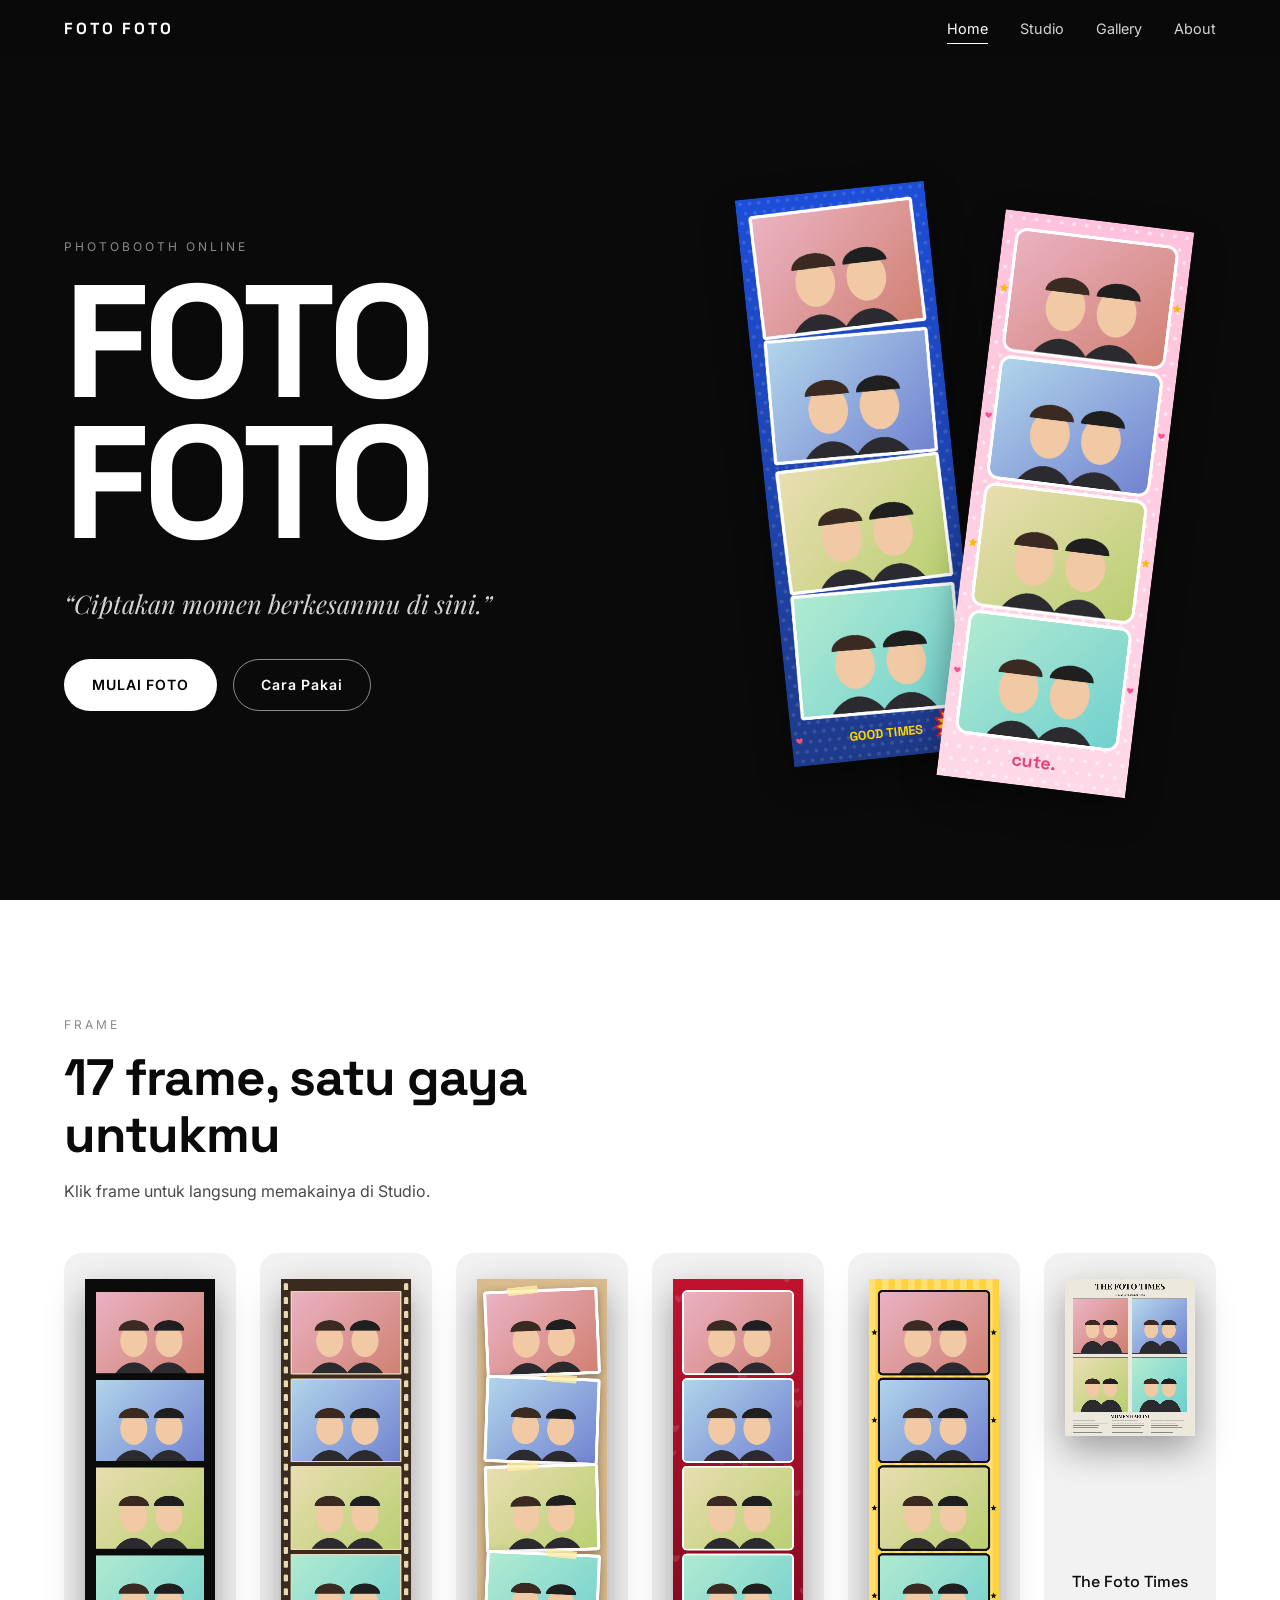
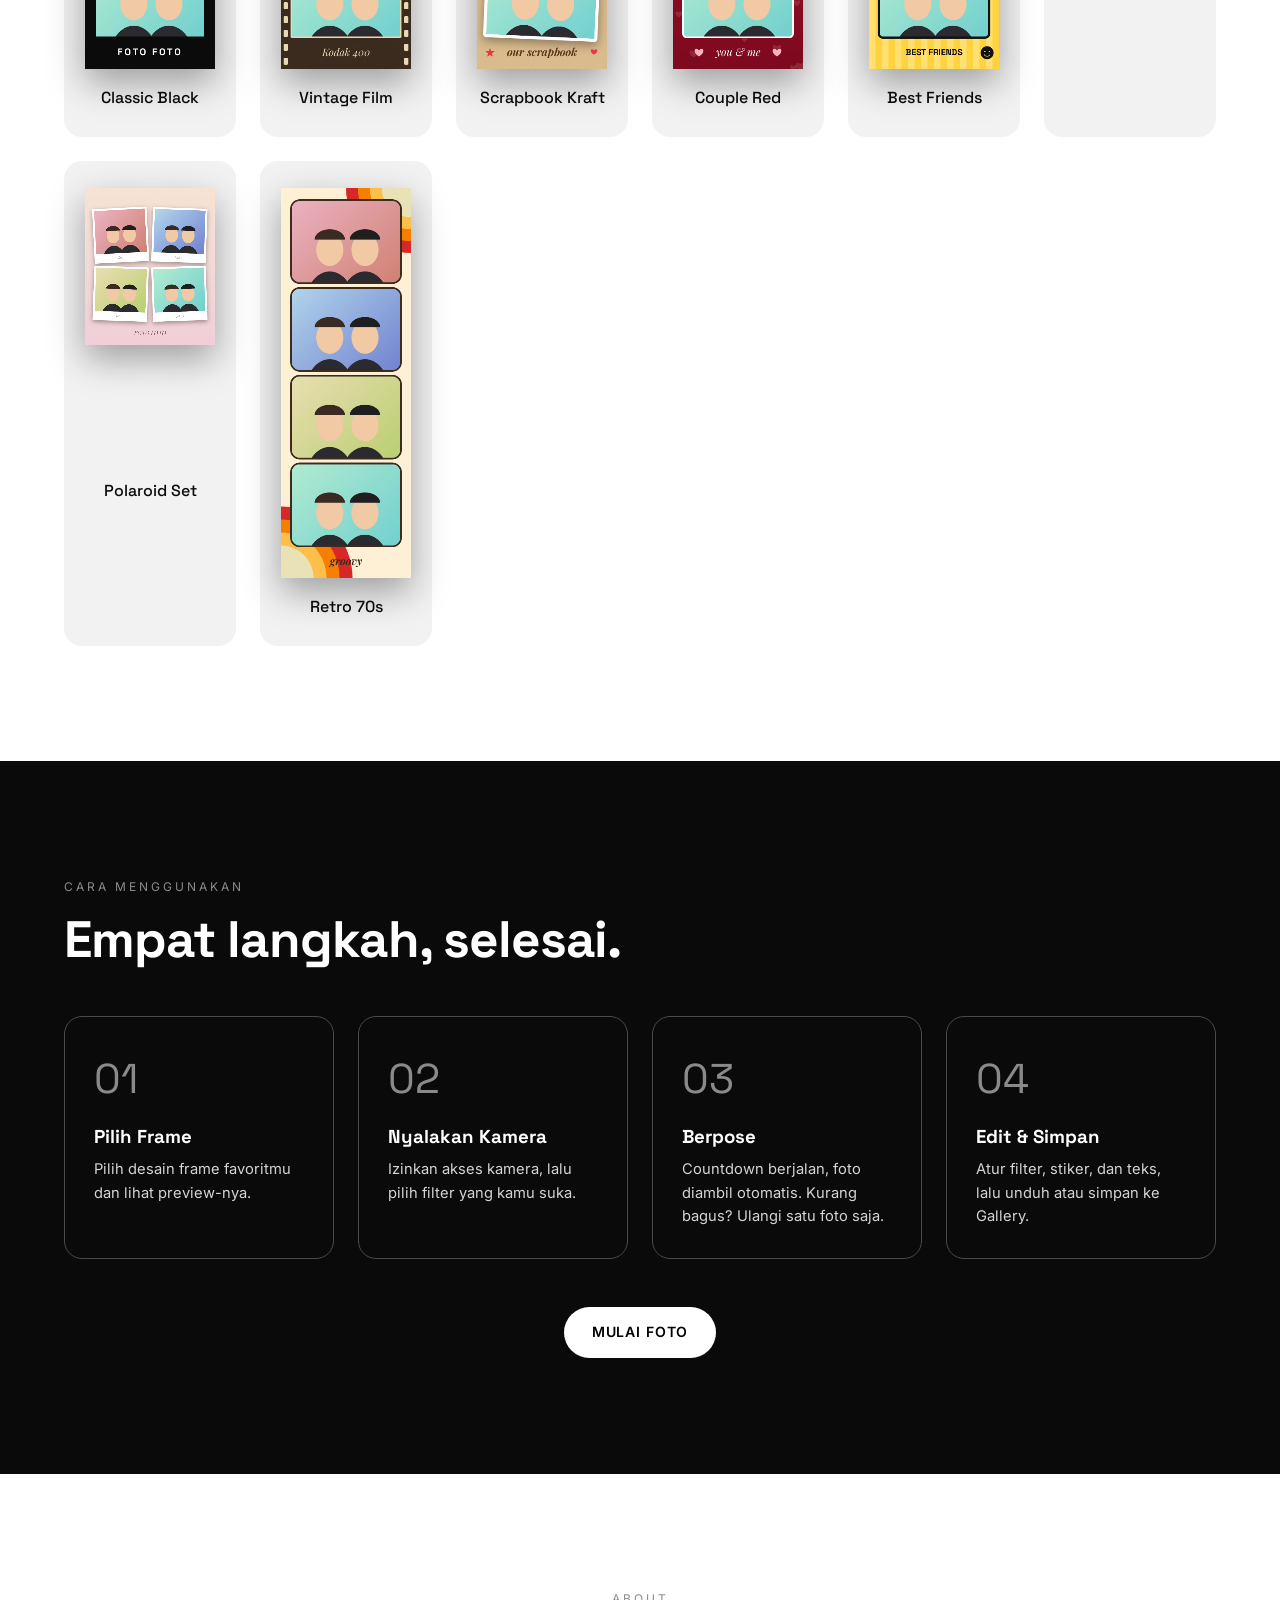
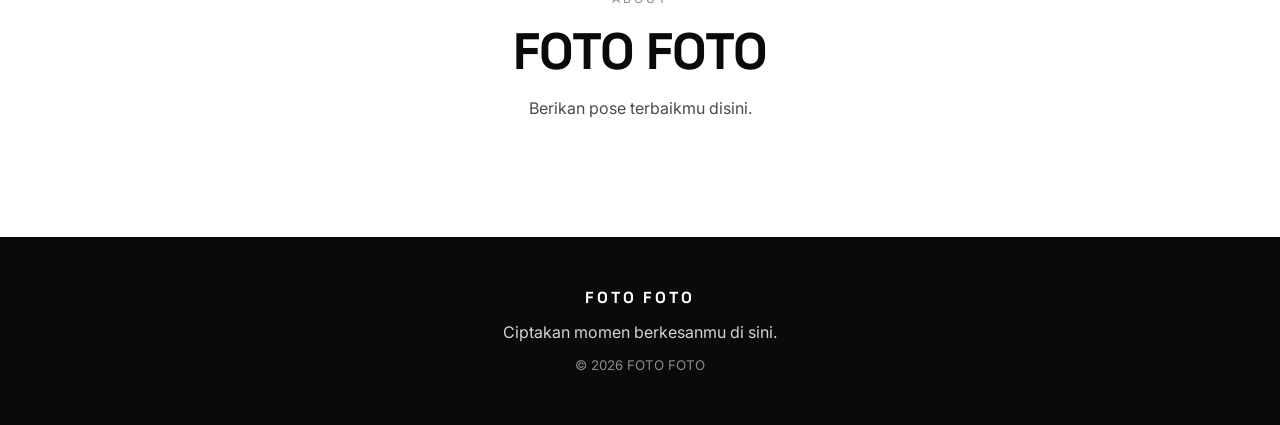
<file: photobooth/index.html>
<!DOCTYPE html>
<html lang="id">

<head>
  <meta charset="UTF-8">
  <meta name="viewport" content="width=device-width, initial-scale=1">
  <title>FOTO FOTO — Photobooth Online</title>
  <meta name="description"
    content="Ciptakan momen berkesanmu di sini. Photobooth online gratis dengan frame, filter, dan retake.">
  <link rel="preconnect" href="https://fonts.googleapis.com">
  <link rel="preconnect" href="https://fonts.gstatic.com" crossorigin>
  <link
    href="https://fonts.googleapis.com/css2?family=Inter:wght@300;400;500;600&family=Playfair+Display:ital,wght@0,700;1,400&family=Space+Grotesk:wght@500;700&display=swap"
    rel="stylesheet">
  <link rel="stylesheet" href="css/style.css">
</head>

<body>
  <header class="nav" id="nav">
    <a href="index.html" class="logo">FOTO FOTO</a>
    <button class="nav-toggle" id="navToggle" aria-label="Buka menu">☰</button>
    <nav class="nav-links" id="navLinks">
      <a href="index.html" class="active">Home</a>
      <a href="studio.html">Studio</a>
      <a href="gallery.html">Gallery</a>
      <a href="#about">About</a>
    </nav>
  </header>

  <main>
    <section class="hero" id="home">
      <div class="hero-text reveal">
        <p class="eyebrow">Photobooth Online</p>
        <h1>FOTO<br>FOTO</h1>
        <p class="tagline">“Ciptakan momen berkesanmu di sini.”</p>
        <div class="hero-cta">
          <a href="studio.html" class="btn btn-primary">MULAI FOTO</a>
          <a href="#how" class="btn btn-ghost">Cara Pakai</a>
        </div>
      </div>
      <div class="hero-visual reveal">
        <div class="fc tilt-l" data-frame="retro-pop"></div>
        <div class="fc tilt-r" data-frame="cute-pink"></div>
      </div>
    </section>

    <section class="section" id="frames">
      <div class="section-head reveal">
        <p class="eyebrow">Frame</p>
        <h2>17 frame, satu gaya untukmu</h2>
        <p class="muted">Klik frame untuk langsung memakainya di Studio.</p>
      </div>
      <div class="frame-grid">
        <a class="fcard reveal" href="studio.html?frame=classic-black">
          <div class="fc" data-frame="classic-black"></div><span>Classic Black</span>
        </a>
        <a class="fcard reveal" href="studio.html?frame=vintage-film">
          <div class="fc" data-frame="vintage-film"></div><span>Vintage Film</span>
        </a>
        <a class="fcard reveal" href="studio.html?frame=scrapbook">
          <div class="fc" data-frame="scrapbook"></div><span>Scrapbook Kraft</span>
        </a>
        <a class="fcard reveal" href="studio.html?frame=couple-red">
          <div class="fc" data-frame="couple-red"></div><span>Couple Red</span>
        </a>
        <a class="fcard reveal" href="studio.html?frame=friend-yellow">
          <div class="fc" data-frame="friend-yellow"></div><span>Best Friends</span>
        </a>
        <a class="fcard reveal" href="studio.html?frame=newspaper">
          <div class="fc" data-frame="newspaper"></div><span>The Foto Times</span>
        </a>
        <a class="fcard reveal" href="studio.html?frame=polaroid-grid">
          <div class="fc" data-frame="polaroid-grid"></div><span>Polaroid Set</span>
        </a>
        <a class="fcard reveal" href="studio.html?frame=retro-70s">
          <div class="fc" data-frame="retro-70s"></div><span>Retro 70s</span>
        </a>
      </div>
    </section>

    <section class="section dark" id="how">
      <div class="section-head reveal">
        <p class="eyebrow">Cara Menggunakan</p>
        <h2>Empat langkah, selesai.</h2>
      </div>
      <ol class="steps">
        <li class="reveal"><span>01</span>
          <h3>Pilih Frame</h3>
          <p>Pilih desain frame favoritmu dan lihat preview-nya.</p>
        </li>
        <li class="reveal"><span>02</span>
          <h3>Nyalakan Kamera</h3>
          <p>Izinkan akses kamera, lalu pilih filter yang kamu suka.</p>
        </li>
        <li class="reveal"><span>03</span>
          <h3>Berpose</h3>
          <p>Countdown berjalan, foto diambil otomatis. Kurang bagus? Ulangi satu foto saja.</p>
        </li>
        <li class="reveal"><span>04</span>
          <h3>Edit &amp; Simpan</h3>
          <p>Atur filter, stiker, dan teks, lalu unduh atau simpan ke Gallery.</p>
        </li>
      </ol>
      <div class="center reveal"><a href="studio.html" class="btn btn-primary">MULAI FOTO</a></div>
    </section>

    <section class="section" id="about">
      <div class="about reveal">
        <p class="eyebrow">About</p>
        <h2>FOTO FOTO</h2>
        <p class="muted">Berikan pose terbaikmu disini.</p>
      </div>
    </section>
  </main>

  <footer class="footer">
    <span class="logo">FOTO FOTO</span>
    <p>Ciptakan momen berkesanmu di sini.</p>
    <small>© <span id="year"></span> FOTO FOTO</small>
  </footer>

  <script src="js/frames.js"></script>
  <script src="js/main.js"></script>
</body>

</html>
</file>
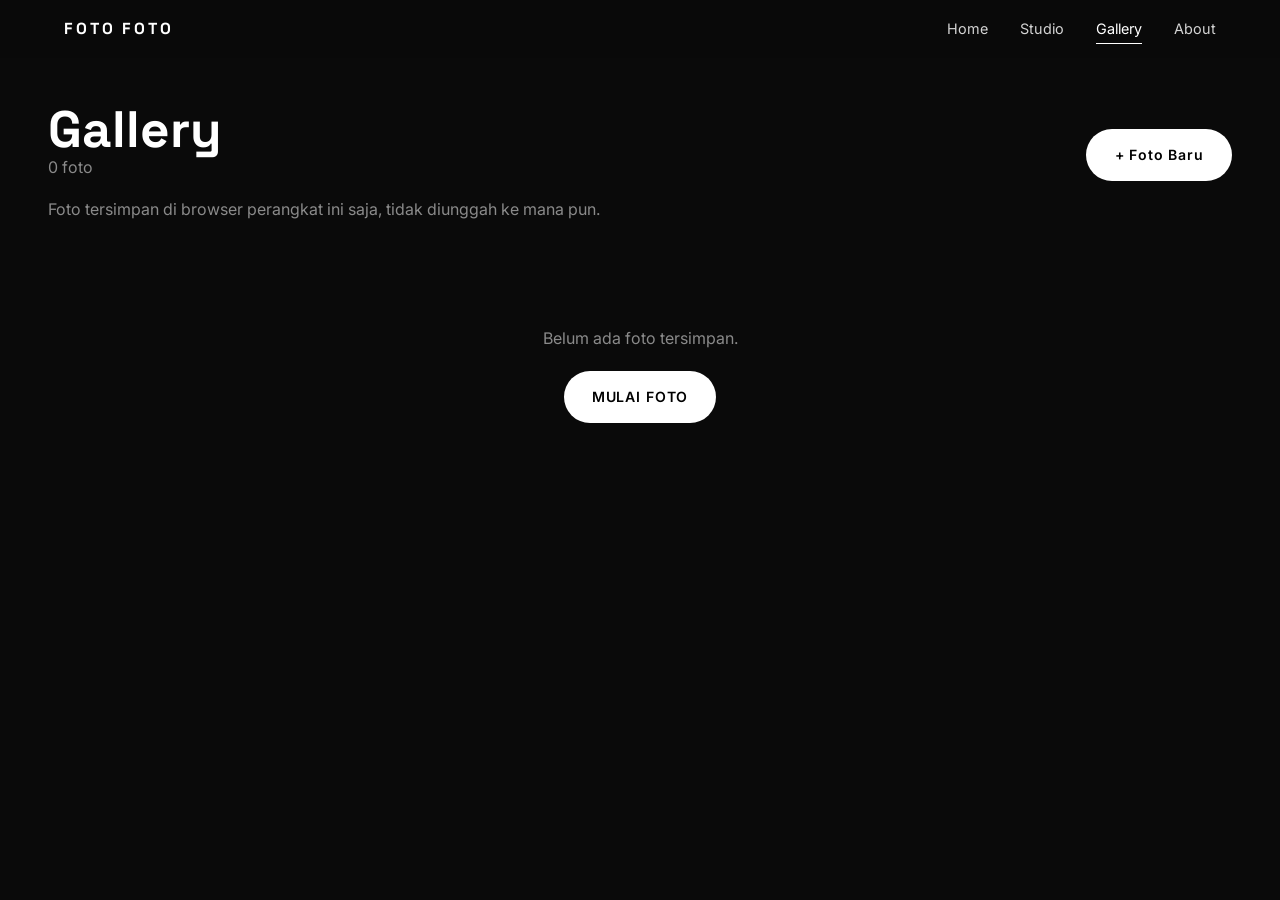
<file: photobooth/gallery.html>
<!DOCTYPE html>
<html lang="id">
<head>
  <meta charset="UTF-8">
  <meta name="viewport" content="width=device-width, initial-scale=1">
  <title>Gallery — FOTO FOTO</title>
  <link rel="preconnect" href="https://fonts.googleapis.com">
  <link rel="preconnect" href="https://fonts.gstatic.com" crossorigin>
  <link href="https://fonts.googleapis.com/css2?family=Inter:wght@300;400;500;600&family=Playfair+Display:ital,wght@0,700;1,400&family=Space+Grotesk:wght@500;700&display=swap" rel="stylesheet">
  <link rel="stylesheet" href="css/style.css">
  <link rel="stylesheet" href="css/gallery.css">
</head>
<body class="dark">
<header class="nav" id="nav">
  <a href="index.html" class="logo">FOTO FOTO</a>
  <button class="nav-toggle" id="navToggle" aria-label="Buka menu">☰</button>
  <nav class="nav-links" id="navLinks">
    <a href="index.html">Home</a>
    <a href="studio.html">Studio</a>
    <a href="gallery.html" class="active">Gallery</a>
    <a href="index.html#about">About</a>
  </nav>
</header>

<main class="gallery">
  <div class="g-head">
    <div><h1>Gallery</h1><p class="muted" id="count">0 foto</p></div>
    <a class="btn btn-primary" href="studio.html">+ Foto Baru</a>
  </div>
  <p class="muted">Foto tersimpan di browser perangkat ini saja, tidak diunggah ke mana pun.</p>
  <div class="g-grid" id="grid"></div>
  <div class="empty" id="empty" hidden>
    <p>Belum ada foto tersimpan.</p>
    <a class="btn btn-primary" href="studio.html">MULAI FOTO</a>
  </div>
</main>

<dialog id="viewer"><img id="viewImg" alt="Foto"><form method="dialog"><button class="btn btn-ghost">Tutup</button></form></dialog>
<dialog id="confirm">
  <form method="dialog">
    <p>Hapus foto ini? Tindakan ini tidak bisa dibatalkan.</p>
    <div class="actions"><button class="btn btn-primary" value="yes">Hapus</button><button class="btn btn-ghost" value="no">Batal</button></div>
  </form>
</dialog>
<div class="toast" id="toast" role="status"></div>

<script src="js/storage.js"></script>
<script src="js/gallery.js"></script>
<script src="js/main.js"></script>
</body>
</html>
</file>
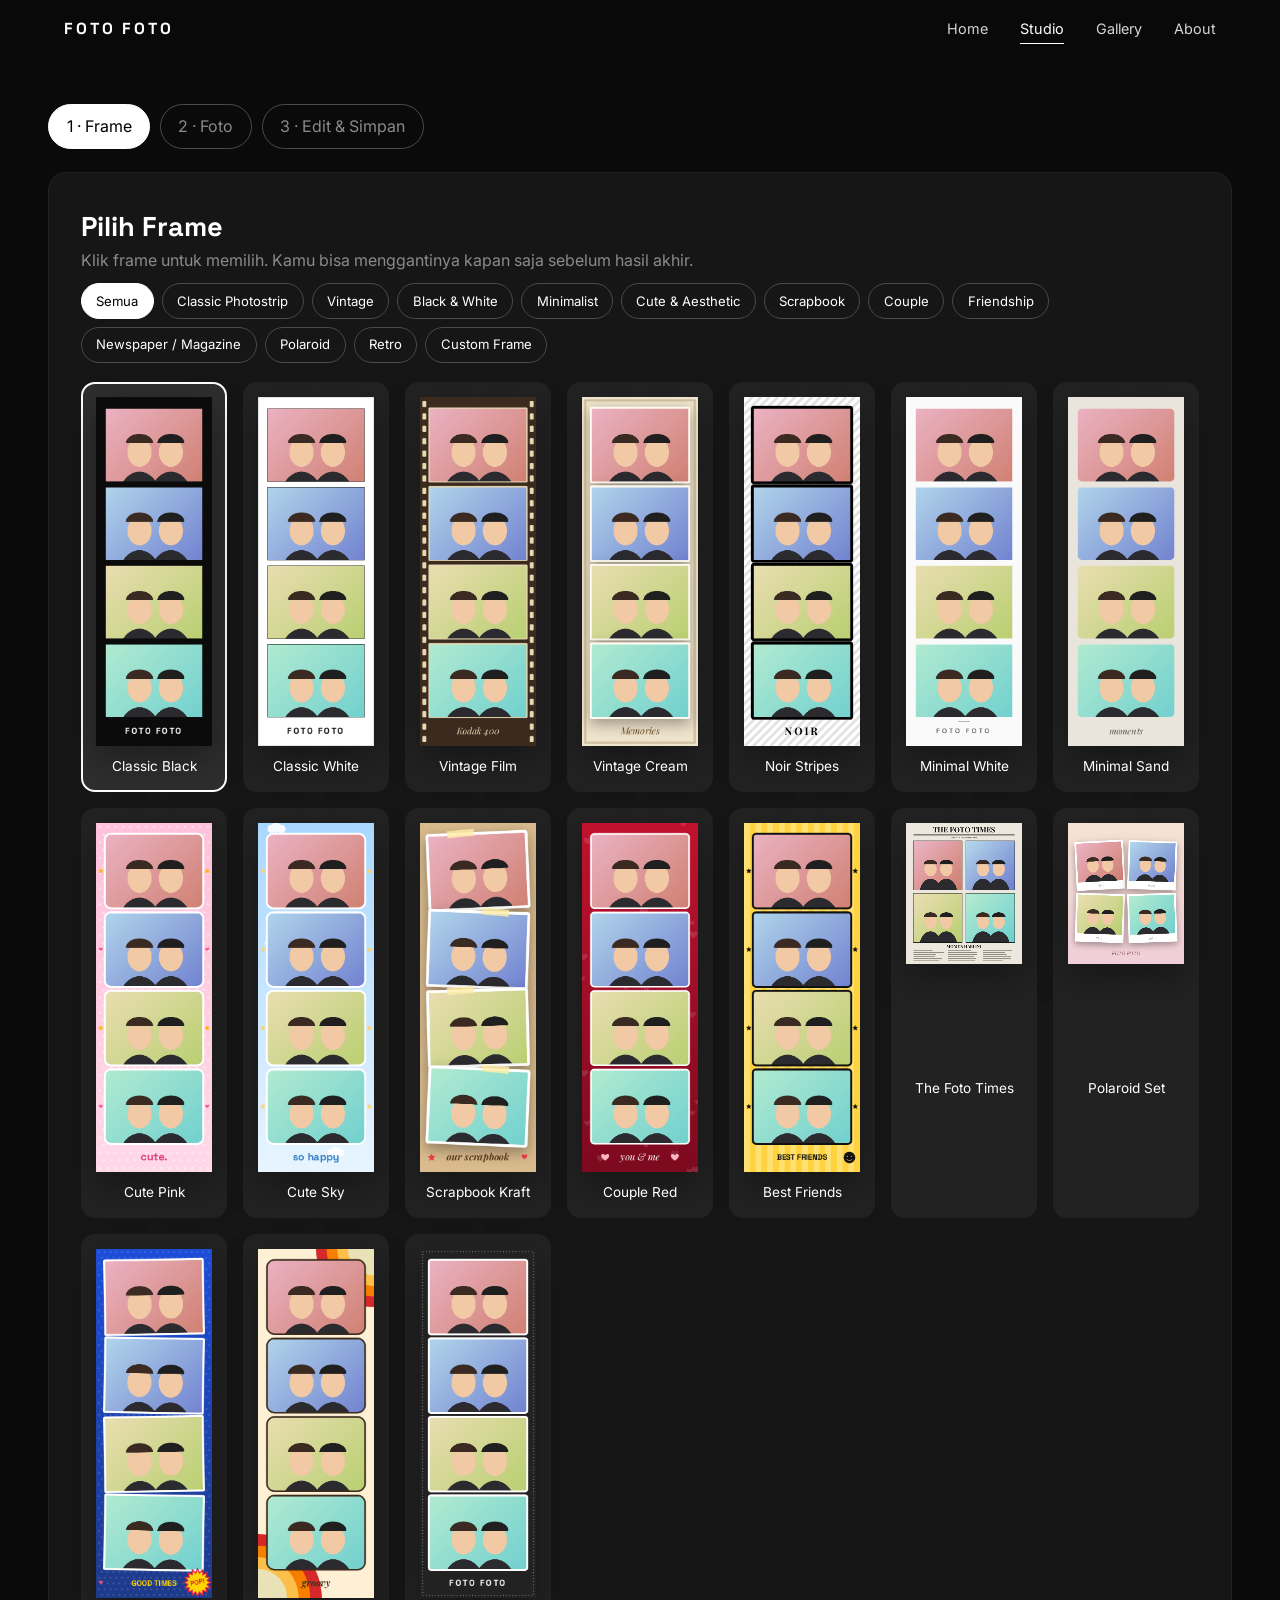
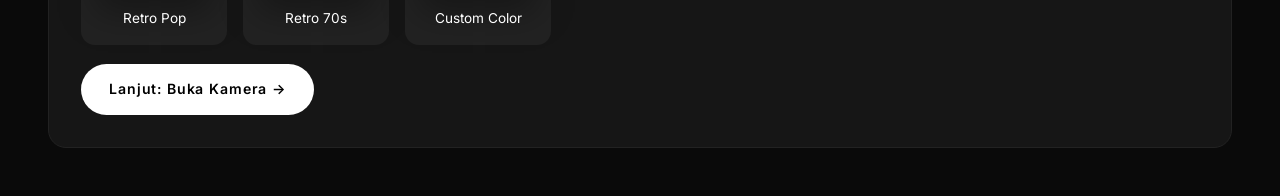
<file: photobooth/studio.html>
<!DOCTYPE html>
<html lang="id">
<head>
  <meta charset="UTF-8">
  <meta name="viewport" content="width=device-width, initial-scale=1">
  <title>Studio — FOTO FOTO</title>
  <link rel="preconnect" href="https://fonts.googleapis.com">
  <link rel="preconnect" href="https://fonts.gstatic.com" crossorigin>
  <link href="https://fonts.googleapis.com/css2?family=Inter:wght@300;400;500;600&family=Playfair+Display:ital,wght@0,700;1,400&family=Space+Grotesk:wght@500;700&display=swap" rel="stylesheet">
  <link rel="stylesheet" href="css/style.css">
  <link rel="stylesheet" href="css/studio.css">
</head>
<body class="dark">
<header class="nav" id="nav">
  <a href="index.html" class="logo">FOTO FOTO</a>
  <button class="nav-toggle" id="navToggle" aria-label="Buka menu">☰</button>
  <nav class="nav-links" id="navLinks">
    <a href="index.html">Home</a>
    <a href="studio.html" class="active">Studio</a>
    <a href="gallery.html">Gallery</a>
    <a href="index.html#about">About</a>
  </nav>
</header>

<main class="studio">
  <ol class="stepper" id="stepper">
    <li><button data-go="1" class="on">1 · Frame</button></li>
    <li><button data-go="2">2 · Foto</button></li>
    <li><button data-go="3">3 · Edit &amp; Simpan</button></li>
  </ol>

  <!-- LANGKAH 1: FRAME -->
  <section id="s1" class="panel">
    <h2>Pilih Frame</h2>
    <p class="muted">Klik frame untuk memilih. Kamu bisa menggantinya kapan saja sebelum hasil akhir.</p>
    <div class="chips" id="catChips"></div>
    <div class="frame-pick" id="framePick"></div>
    <label class="inl" id="customRow" hidden>Warna frame custom <input type="color" id="customColor" value="#222222"></label>
    <div class="actions"><button class="btn btn-primary" id="toCam">Lanjut: Buka Kamera →</button></div>
  </section>

  <!-- LANGKAH 2: KAMERA -->
  <section id="s2" class="panel" hidden>
    <div class="cap-grid">
      <div>
        <div class="cam">
          <video id="video" playsinline muted autoplay></video>
          <div class="cam-off" id="camOff"><p>Kamera belum aktif</p><button class="btn btn-primary" id="startCam">Start Camera</button></div>
          <span class="live" id="live" hidden>KAMERA AKTIF</span>
          <span class="prog" id="prog" hidden></span>
          <div class="count" id="count" hidden></div>
          <div class="flash" id="flash"></div>
        </div>
        <div class="actions">
          <button class="btn btn-primary" id="shoot">Ambil Foto</button>
          <button class="btn btn-ghost" id="cancel" hidden>Batal</button>
          <button class="btn btn-ghost" id="retakeAll">Retake All</button>
        </div>
        <div class="ctl">
          <select id="camSel" hidden aria-label="Pilih kamera"></select>
          <select id="secs" aria-label="Countdown">
            <option value="3">Countdown 3 detik</option>
            <option value="5">Countdown 5 detik</option>
            <option value="7">Countdown 7 detik</option>
          </select>
          <label class="inl"><input type="checkbox" id="mirror" checked> Mirror</label>
        </div>
        <h4>Filter</h4>
        <div class="chips scroll" id="filters2"></div>
        <label class="sl">Intensitas filter <input type="range" data-k="intensity" min="0" max="100" value="100"></label>
      </div>
      <aside>
        <h3>Hasil foto</h3>
        <div class="slots" id="slots"></div>
        <div class="actions">
          <button class="btn btn-primary" id="toEdit" disabled>Lanjut ke Edit →</button>
          <button class="btn btn-ghost" id="changeFrame">Ganti Frame</button>
        </div>
      </aside>
    </div>
  </section>

  <!-- LANGKAH 3: EDIT -->
  <section id="s3" class="panel" hidden>
    <div class="edit-grid">
      <div class="pv-wrap"><canvas id="preview"></canvas></div>
      <div class="tools">
        <div class="grp"><h4>Frame</h4>
          <div class="chips scroll" id="frameChips"></div>
          <label class="inl" id="customRow3" hidden>Warna <input type="color" id="customColor3" value="#222222"></label>
        </div>
        <div class="grp"><h4>Filter</h4>
          <div class="chips scroll" id="filters3"></div>
          <label class="sl">Intensitas <input type="range" data-k="intensity" min="0" max="100" value="100"></label>
        </div>
        <div class="grp"><h4>Penyesuaian</h4>
          <label class="sl">Brightness <input type="range" data-k="bri" min="50" max="150" value="100"></label>
          <label class="sl">Contrast <input type="range" data-k="con" min="50" max="150" value="100"></label>
          <label class="sl">Saturation <input type="range" data-k="sat" min="0" max="200" value="100"></label>
        </div>
        <div class="grp"><h4>Posisi foto dalam frame</h4>
          <div class="chips" id="photoChips"></div>
          <label class="sl">Zoom <input type="range" data-p="zoom" min="1" max="2.5" step="0.01" value="1"></label>
          <label class="sl">Geser kiri / kanan <input type="range" data-p="dx" min="-0.5" max="0.5" step="0.01" value="0"></label>
          <label class="sl">Geser atas / bawah <input type="range" data-p="dy" min="-0.5" max="0.5" step="0.01" value="0"></label>
        </div>
        <div class="grp"><h4>Stiker <small class="muted">(tap untuk tambah, seret di preview)</small></h4>
          <div class="emoji" id="emoji"></div>
          <div class="actions tight">
            <button class="chip" id="stSm">Kecil −</button>
            <button class="chip" id="stBig">Besar +</button>
            <button class="chip" id="stDel">Hapus</button>
            <button class="chip" id="stClr">Hapus semua</button>
          </div>
        </div>
        <div class="grp"><h4>Teks / Caption</h4>
          <input type="text" id="caption" maxlength="28" placeholder="Tulis caption…">
        </div>
        <div class="grp"><h4>Simpan</h4>
          <select id="fmt" aria-label="Format"><option value="png">PNG (kualitas terbaik)</option><option value="jpg">JPG (ukuran kecil)</option></select>
          <div class="actions tight">
            <button class="btn btn-primary" id="dl">Download</button>
            <button class="btn btn-primary" id="saveBtn">Save Photo</button>
            <button class="btn btn-ghost" id="fs">Preview Fullscreen</button>
            <button class="btn btn-ghost" id="share" hidden>Bagikan</button>
            <button class="btn btn-ghost" id="single">Unduh Foto Satuan</button>
            <button class="btn btn-ghost" id="retake">Retake</button>
            <a class="btn btn-ghost" href="index.html">Back to Home</a>
          </div>
        </div>
      </div>
    </div>
  </section>
</main>

<dialog id="viewer"><img id="viewImg" alt="Hasil foto"><form method="dialog"><button class="btn btn-ghost">Tutup</button></form></dialog>
<div class="toast" id="toast" role="status"></div>

<script src="js/frames.js"></script>
<script src="js/filters.js"></script>
<script src="js/camera.js"></script>
<script src="js/editor.js"></script>
<script src="js/storage.js"></script>
<script src="js/studio.js"></script>
<script src="js/main.js"></script>
</body>
</html>
</file>
<file: photobooth/css/style.css>
/* FOTO FOTO — style.css (global + landing page) */
:root{--black:#0a0a0a;--g9:#161616;--g8:#222;--g7:#4a4a4a;--g5:#8a8a8a;--g3:#d4d4d4;--g1:#f2f2f2;--white:#fff;--r:18px;
  --ease:cubic-bezier(.22,.61,.36,1);
  --font:'Inter',system-ui,-apple-system,'Segoe UI',sans-serif;--display:'Space Grotesk','Inter',system-ui,sans-serif;--serif:'Playfair Display',Georgia,serif}
*{box-sizing:border-box;margin:0;padding:0}
html{scroll-behavior:smooth;scroll-padding-top:80px}
body{font-family:var(--font);background:#fff;color:var(--black);line-height:1.6;-webkit-font-smoothing:antialiased}
body.dark{background:var(--black);color:#fff}
a{color:inherit;text-decoration:none}
button,input,select{font:inherit;color:inherit}
[hidden]{display:none!important}
.muted{color:var(--g7)} .dark .muted,.section.dark .muted{color:var(--g5)}
.center{text-align:center;margin-top:3rem}

/* NAV */
.nav{position:fixed;inset:0 0 auto 0;z-index:50;display:flex;align-items:center;justify-content:space-between;padding:1rem clamp(1.2rem,5vw,4rem);background:rgba(10,10,10,.88);backdrop-filter:blur(12px);color:#fff;transition:padding .3s var(--ease)}
.nav.scrolled{padding-block:.65rem}
.logo{font-family:var(--display);font-weight:700;letter-spacing:.18em}
.nav-links{display:flex;gap:2rem}
.nav-links a{font-size:.9rem;color:var(--g3);position:relative;transition:color .2s}
.nav-links a::after{content:"";position:absolute;left:0;bottom:-4px;height:1px;width:0;background:#fff;transition:width .3s var(--ease)}
.nav-links a:hover,.nav-links a.active{color:#fff}
.nav-links a:hover::after,.nav-links a.active::after{width:100%}
.nav-toggle{display:none;background:none;border:0;color:#fff;font-size:1.5rem;cursor:pointer}

/* BUTTONS */
.btn{display:inline-block;padding:.85rem 1.7rem;border-radius:999px;font-weight:600;letter-spacing:.06em;font-size:.88rem;border:1.5px solid transparent;cursor:pointer;background:none;transition:transform .25s var(--ease),background .25s,color .25s,box-shadow .25s}
.btn:hover{transform:translateY(-3px)}
.btn:disabled{opacity:.35;pointer-events:none}
.btn-primary{background:#fff;color:#000}
.btn-primary:hover{box-shadow:0 10px 30px rgba(255,255,255,.25)}
.btn-ghost{border-color:var(--g5);color:#fff}
.btn-ghost:hover{background:#fff;color:#000}

/* HERO */
.hero{min-height:100vh;background:var(--black);color:#fff;display:grid;grid-template-columns:1.1fr .9fr;gap:2rem;align-items:center;padding:7rem clamp(1.2rem,5vw,4rem) 4rem;overflow:hidden}
.eyebrow{text-transform:uppercase;letter-spacing:.25em;font-size:.75rem;color:var(--g5);margin-bottom:1rem}
.hero h1{font-family:var(--display);font-size:clamp(4rem,13vw,10rem);line-height:.88;letter-spacing:-.03em}
.tagline{font-family:var(--serif);font-style:italic;font-size:clamp(1.1rem,2.2vw,1.6rem);margin:1.8rem 0 2.2rem;color:var(--g3)}
.hero-cta{display:flex;flex-wrap:wrap;gap:1rem}
.hero-visual{display:flex;justify-content:center;align-items:center;gap:1.2rem;min-height:420px}
.hero-visual .fc{width:min(190px,36vw);transition:transform .5s var(--ease)}
.tilt-l{transform:rotate(-6deg)} .tilt-r{transform:rotate(7deg) translateY(30px)}
.hero-visual .tilt-l:hover{transform:rotate(-2deg) scale(1.04)}
.hero-visual .tilt-r:hover{transform:rotate(3deg) translateY(30px) scale(1.04)}
.fc canvas{display:block;width:100%;height:auto;box-shadow:0 14px 34px rgba(0,0,0,.35)}

/* SECTIONS */
.section{padding:clamp(4rem,9vw,8rem) clamp(1.2rem,5vw,4rem)}
.section.dark{background:var(--black);color:#fff}
.section-head{max-width:640px;margin-bottom:3rem}
.section h2{font-family:var(--display);font-size:clamp(1.9rem,4.5vw,3.2rem);line-height:1.1;letter-spacing:-.02em;margin-bottom:1rem}
.frame-grid{display:grid;grid-template-columns:repeat(auto-fill,minmax(170px,1fr));gap:1.5rem}
.fcard{display:grid;gap:1rem;justify-items:center;background:var(--g1);border-radius:var(--r);padding:1.6rem 1.2rem;text-align:center;border:1px solid transparent;font-family:var(--display);font-weight:500;transition:transform .35s var(--ease),box-shadow .35s,border-color .35s}
.fcard:hover{transform:translateY(-8px);box-shadow:0 20px 40px rgba(0,0,0,.12);border-color:#000}
.fcard .fc{width:100%;max-width:130px}
.steps{list-style:none;display:grid;grid-template-columns:repeat(auto-fit,minmax(220px,1fr));gap:1.5rem}
.steps li{border:1px solid var(--g7);border-radius:var(--r);padding:1.8rem;transition:background .3s,transform .3s var(--ease)}
.steps li:hover{background:var(--g9);transform:translateY(-6px)}
.steps span{font-family:var(--display);font-size:2.6rem;color:var(--g5)}
.steps h3{margin:.6rem 0 .4rem;font-family:var(--display)}
.steps p{color:var(--g3);font-size:.92rem}
.about{max-width:720px;margin:0 auto;text-align:center}
.footer{background:var(--black);color:var(--g3);text-align:center;padding:3rem 1rem;display:grid;gap:.6rem}
.footer .logo{color:#fff} .footer small{color:var(--g5)}

/* KOMPONEN BERSAMA (studio + gallery) */
.chips{display:flex;flex-wrap:wrap;gap:.5rem;margin:.6rem 0}
.chips.scroll{flex-wrap:nowrap;overflow-x:auto;padding-bottom:.4rem}
.chip{border:1px solid var(--g7);background:none;border-radius:999px;padding:.4rem .9rem;font-size:.82rem;cursor:pointer;white-space:nowrap;transition:.2s}
.chip:hover{border-color:#fff}
.chip.on{background:#fff;color:#000;border-color:#fff}
dialog{border:0;border-radius:16px;background:var(--g9);color:#fff;padding:1.4rem;max-width:min(94vw,560px);margin:auto}
dialog::backdrop{background:rgba(0,0,0,.82)}
dialog img{display:block;max-width:100%;max-height:78vh;margin:0 auto 1rem;border-radius:8px}
dialog form{text-align:center}
.toast{position:fixed;left:50%;bottom:1.5rem;transform:translate(-50%,30px);background:#fff;color:#000;padding:.8rem 1.3rem;border-radius:999px;font-size:.9rem;box-shadow:0 10px 30px rgba(0,0,0,.4);opacity:0;pointer-events:none;transition:.35s var(--ease);z-index:90;max-width:92vw;text-align:center}
.toast.show{opacity:1;transform:translate(-50%,0);pointer-events:auto}
.toast a{text-decoration:underline;font-weight:600}

.reveal{opacity:0;transform:translateY(28px);transition:opacity .8s var(--ease),transform .8s var(--ease)}
.reveal.in{opacity:1;transform:none}

@media (max-width:820px){
  .hero{grid-template-columns:1fr;text-align:center;padding-top:6.5rem}
  .hero-cta{justify-content:center}
  .hero-visual{min-height:340px}
  .nav-toggle{display:block}
  .nav-links{position:absolute;top:100%;left:0;right:0;flex-direction:column;gap:0;background:var(--black);max-height:0;overflow:hidden;transition:max-height .35s var(--ease)}
  .nav-links.open{max-height:300px}
  .nav-links a{padding:1rem clamp(1.2rem,5vw,4rem);border-top:1px solid var(--g9)}
}
@media (prefers-reduced-motion:reduce){*{transition:none!important;animation:none!important}.reveal{opacity:1;transform:none}}
</file>
<file: photobooth/css/gallery.css>
/* FOTO FOTO — gallery.css */
.gallery{padding:5.5rem clamp(1rem,4vw,3rem) 3rem;max-width:1300px;margin:0 auto}
.g-head{display:flex;justify-content:space-between;align-items:end;flex-wrap:wrap;gap:1rem;margin:1rem 0}
.g-head h1{font-family:var(--display);font-size:clamp(2rem,5vw,3.2rem);line-height:1}
.g-grid{display:grid;grid-template-columns:repeat(auto-fill,minmax(200px,1fr));gap:1.2rem;margin-top:1.5rem}
.g-item{background:var(--g9);border:1px solid var(--g8);border-radius:var(--r);padding:.8rem;display:grid;gap:.7rem;transition:transform .3s var(--ease),border-color .3s}
.g-item:hover{transform:translateY(-6px);border-color:var(--g5)}
.g-item img{width:100%;aspect-ratio:3 / 4;object-fit:contain;background:#000;border-radius:10px;cursor:zoom-in}
.g-item small{color:var(--g5);font-size:.78rem}
.g-act{display:flex;gap:.4rem}
.g-act .chip{flex:1;text-align:center}
.g-act .del:hover{background:#fff;color:#000}
.empty{text-align:center;padding:5rem 1rem;display:grid;gap:1.2rem;justify-items:center;color:var(--g5)}
#confirm p{margin-bottom:.5rem}
#confirm .actions{justify-content:center}
</file>
<file: photobooth/css/studio.css>
/* FOTO FOTO — studio.css */
.studio{padding:5.5rem clamp(1rem,4vw,3rem) 3rem;max-width:1300px;margin:0 auto}
.stepper{list-style:none;display:flex;gap:.6rem;margin:1rem 0 1.4rem;flex-wrap:wrap}
.stepper button{background:none;border:1px solid var(--g7);color:var(--g5);padding:.55rem 1.1rem;border-radius:999px;cursor:pointer;transition:.25s}
.stepper button:hover{border-color:#fff;color:#fff}
.stepper button.on{background:#fff;color:#000;border-color:#fff}
.panel{background:var(--g9);border:1px solid var(--g8);border-radius:var(--r);padding:clamp(1rem,3vw,2rem);animation:fade .5s var(--ease)}
@keyframes fade{from{opacity:0;transform:translateY(12px)}}
.panel h2{font-family:var(--display);font-size:1.7rem}
.panel h3,.panel h4{font-family:var(--display);margin:1rem 0 .3rem}
.actions{display:flex;flex-wrap:wrap;gap:.7rem;margin-top:1.1rem}
.actions.tight{margin-top:.7rem}
.inl{display:inline-flex;align-items:center;gap:.6rem;font-size:.9rem;margin-top:.8rem}
select,input[type=text]{background:var(--g8);border:1px solid var(--g7);border-radius:10px;padding:.55rem .8rem;color:#fff;width:100%}
input[type=color]{width:46px;height:34px;border:0;background:none;cursor:pointer}
input[type=range]{width:100%;accent-color:#fff}
.sl{display:grid;gap:.1rem;font-size:.85rem;color:var(--g3);margin-top:.6rem}

/* langkah 1 */
.frame-pick{display:grid;grid-template-columns:repeat(auto-fill,minmax(130px,1fr));gap:1rem;margin:1.2rem 0}
.fp{background:var(--g8);border:2px solid transparent;border-radius:14px;padding:.8rem;cursor:pointer;display:grid;gap:.6rem;justify-items:center;font-size:.85rem;transition:.25s}
.fp:hover{transform:translateY(-5px);border-color:var(--g5)}
.fp.on{border-color:#fff;background:#2e2e2e}
.fp .fc{width:100%}

/* langkah 2 */
.cap-grid{display:grid;grid-template-columns:1.5fr 1fr;gap:1.6rem}
.cam{position:relative;aspect-ratio:var(--ar,4 / 3);background:#000;border-radius:14px;overflow:hidden;width:100%}
.cam video{position:absolute;inset:0;width:100%;height:100%;object-fit:cover;display:none}
.cam-off{position:absolute;inset:0;display:grid;place-content:center;justify-items:center;gap:1rem;color:var(--g5)}
.live,.prog{position:absolute;top:12px;padding:.3rem .8rem;border-radius:999px;font-size:.75rem;font-weight:600;letter-spacing:.08em;background:rgba(0,0,0,.65)}
.live{left:12px}
.live::before{content:"";display:inline-block;width:8px;height:8px;border-radius:50%;background:#ff3b30;margin-right:.5rem;animation:blink 1.2s infinite}
.prog{right:12px}
@keyframes blink{50%{opacity:.25}}
.count{position:absolute;inset:0;display:grid;place-content:center;font-family:var(--display);font-weight:700;font-size:min(34vw,13rem);color:#fff;text-shadow:0 6px 40px rgba(0,0,0,.7);pointer-events:none}
.count.pop{animation:pop .9s var(--ease)}
@keyframes pop{from{transform:scale(1.6);opacity:0}30%{opacity:1}to{transform:scale(1)}}
.flash{position:absolute;inset:0;background:#fff;opacity:0;pointer-events:none}
.flash.go{animation:flash .45s ease-out}
@keyframes flash{from{opacity:.95}to{opacity:0}}
.ctl{display:grid;grid-template-columns:1fr 1fr auto;gap:.6rem;align-items:center;margin-top:1rem}
.ctl select[hidden]{display:none}
.slots{display:grid;grid-template-columns:1fr 1fr;gap:.8rem}
.slot{background:var(--g8);border-radius:12px;padding:.5rem;display:grid;gap:.5rem;text-align:center;font-size:.8rem}
.thumb{aspect-ratio:var(--ar,4 / 3);background:#111;border-radius:8px;overflow:hidden;display:grid;place-content:center;color:var(--g5);font-size:1.6rem;font-family:var(--display)}
.thumb canvas{width:100%;height:100%;object-fit:cover;display:block}
.slot .chip{width:100%}

/* langkah 3 */
.edit-grid{display:grid;grid-template-columns:minmax(0,1fr) 400px;gap:1.6rem;align-items:start}
.pv-wrap{position:sticky;top:5rem;display:grid;place-items:center;background:var(--g8);border-radius:14px;padding:1rem}
#preview{width:auto;height:auto;max-width:100%;max-height:80vh;box-shadow:0 14px 40px rgba(0,0,0,.5);touch-action:pan-y}
#preview.has-st{touch-action:none;cursor:grab}
.grp{padding:.8rem 0;border-bottom:1px solid var(--g8)}
.grp:last-child{border:0}
.grp h4{margin:0 0 .4rem}
.emoji{display:flex;flex-wrap:wrap;gap:.3rem}
.emoji button{font-size:1.5rem;background:var(--g8);border:0;border-radius:10px;width:44px;height:44px;cursor:pointer;transition:transform .2s}
.emoji button:hover{transform:scale(1.15)}

@media (max-width:900px){
  .cap-grid,.edit-grid{grid-template-columns:1fr}
  .pv-wrap{position:static}
  .ctl{grid-template-columns:1fr 1fr}
}
</file>
